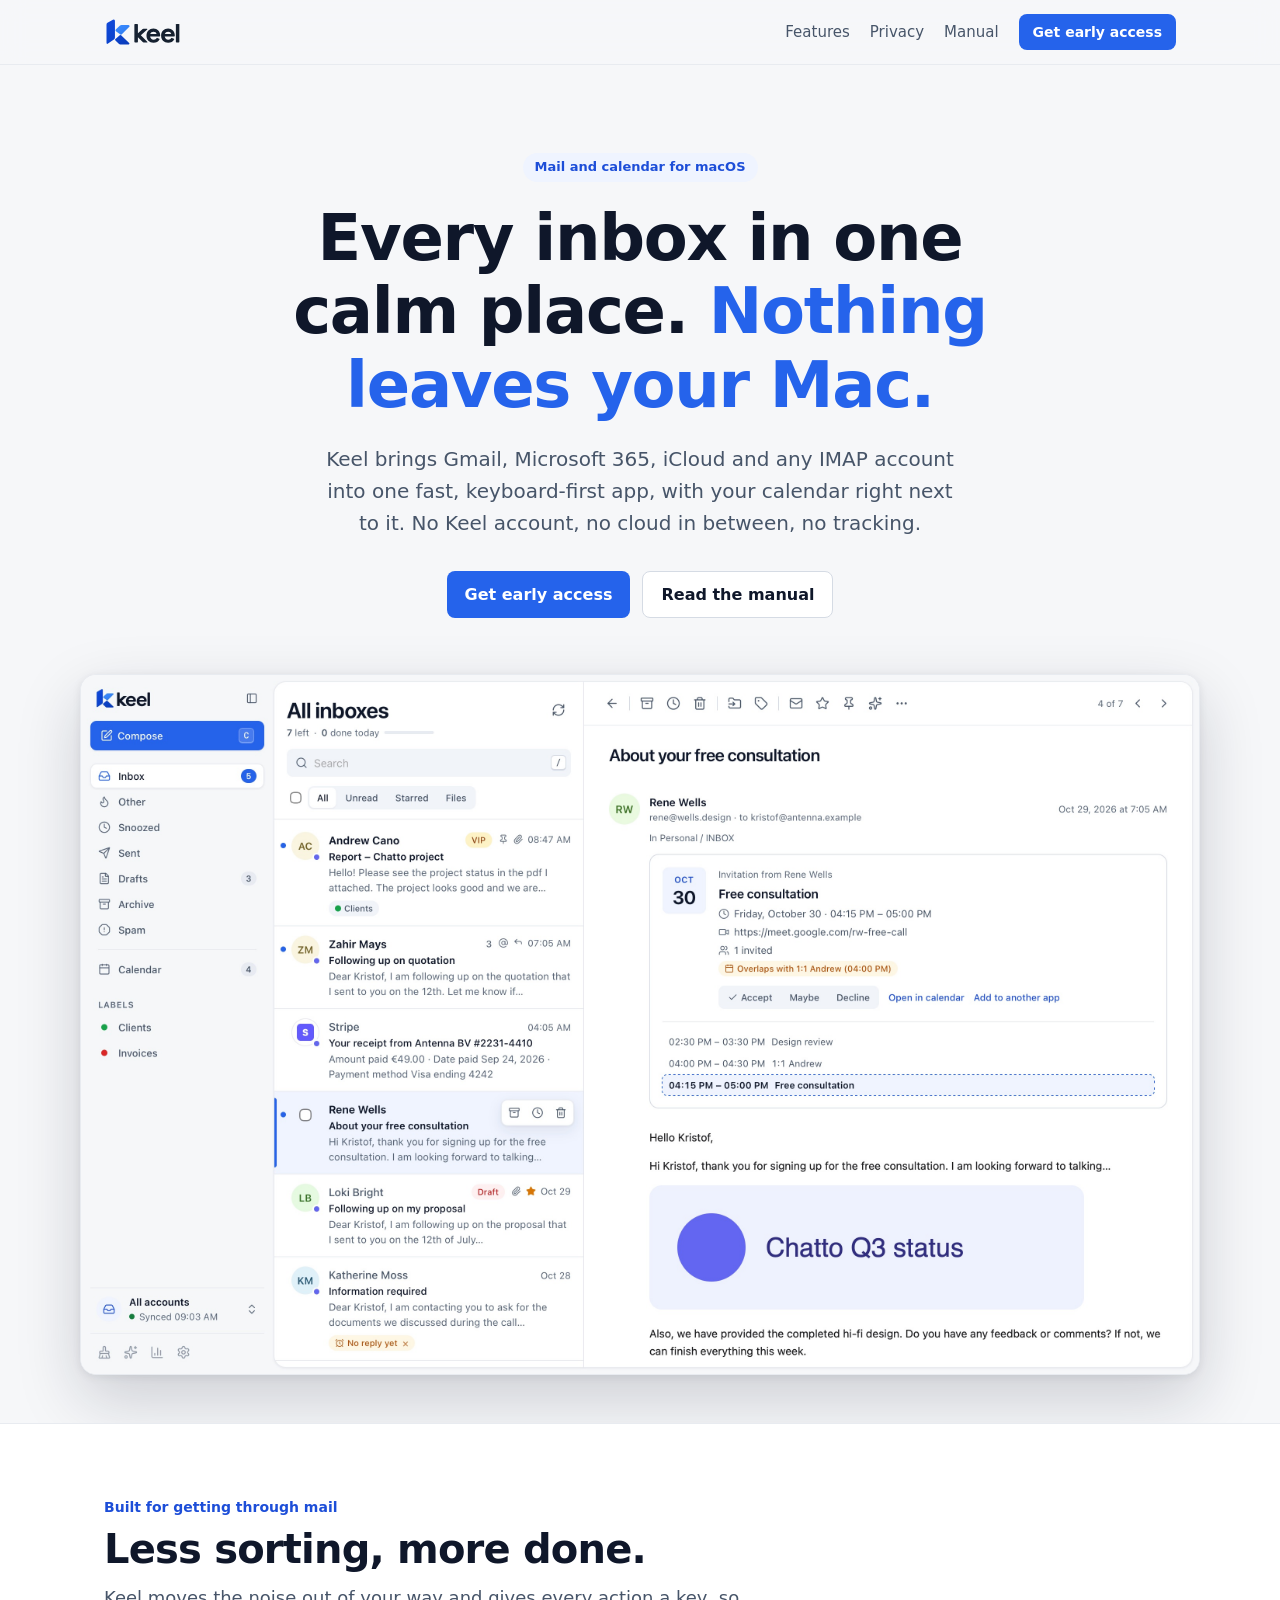
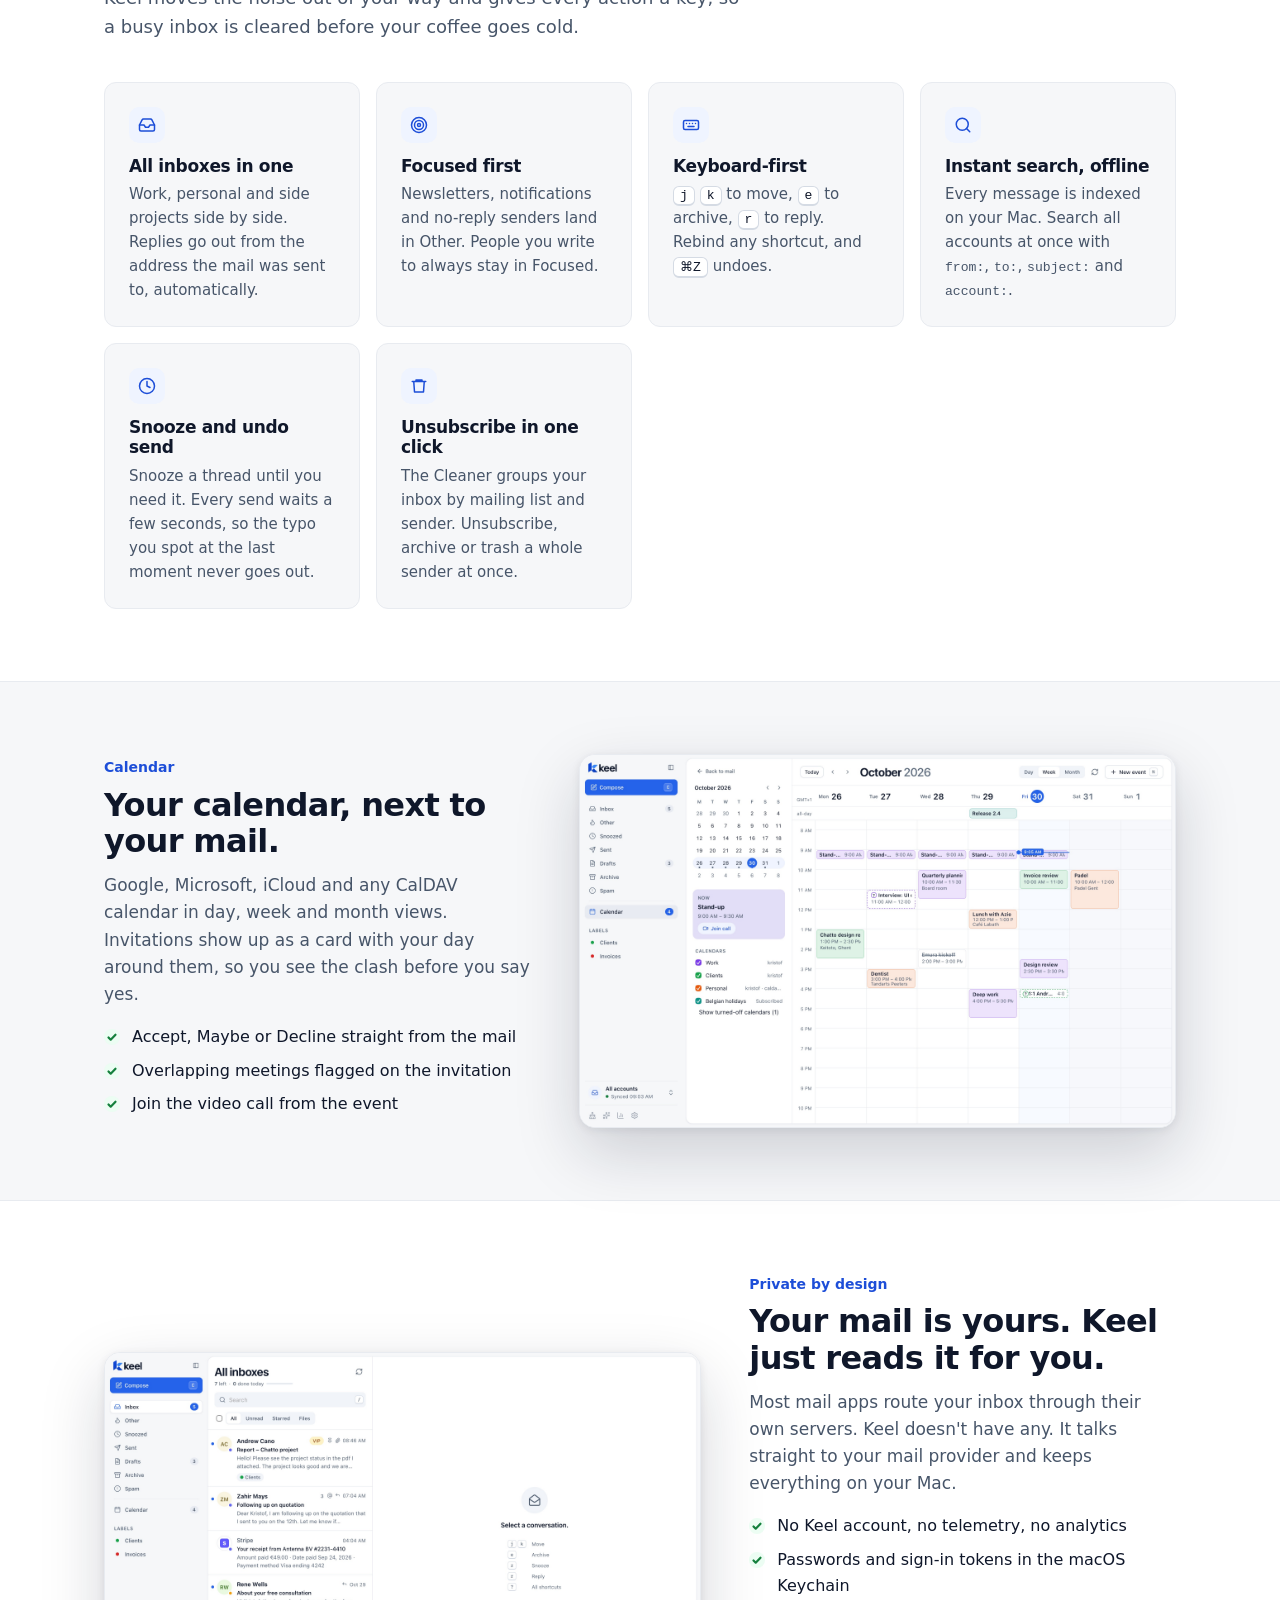
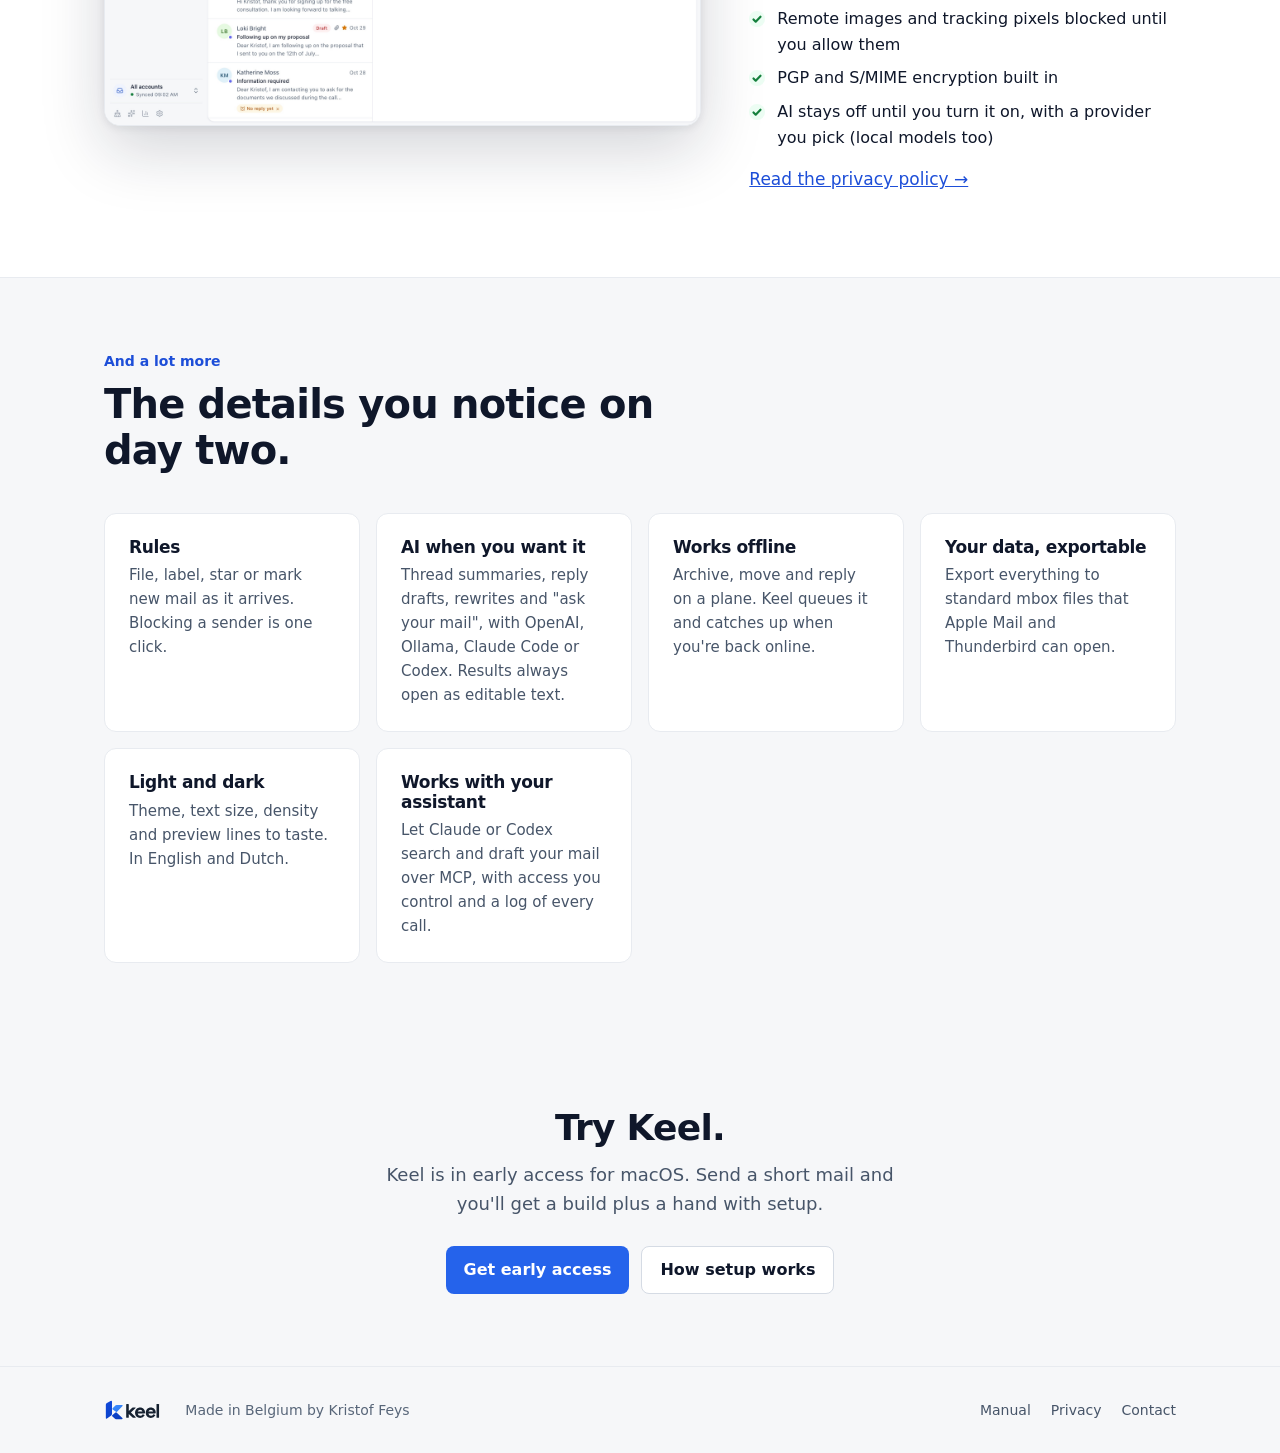
<file: index.html>
<!doctype html>
<html lang="en">
<head>
<meta charset="utf-8">
<meta name="viewport" content="width=device-width, initial-scale=1">
<title>Keel: a fast, private mail client for your Mac</title>
<meta name="description" content="Keel is a desktop mail and calendar client that keeps everything on your Mac. All your inboxes in one place, keyboard-first, no accounts, no tracking.">
<meta property="og:title" content="Keel: a fast, private mail client for your Mac">
<meta property="og:description" content="All your inboxes and calendars in one keyboard-first app. Your mail stays on your Mac.">
<meta property="og:image" content="https://kristoffeys.github.io/keel/img/invite.jpg">
<link rel="icon" href="img/icon.svg" type="image/svg+xml">
<link rel="stylesheet" href="style.css">
</head>
<body>

<header class="top">
  <div class="wrap">
    <a class="brand" href="./"><img class="light-only" src="img/logo.svg" alt="Keel"><img class="dark-only" src="img/logo-dark.svg" alt="Keel"></a>
    <nav>
      <a href="#features">Features</a>
      <a href="#privacy">Privacy</a>
      <a href="manual.html">Manual</a>
      <a class="btn" href="mailto:kristof.feys@gmail.com?subject=Keel%20early%20access">Get early access</a>
    </nav>
  </div>
</header>

<main>
  <div class="hero wrap">
    <span class="pill">Mail and calendar for macOS</span>
    <h1>Every inbox in one calm place. <em>Nothing leaves your Mac.</em></h1>
    <p class="lede">Keel brings Gmail, Microsoft 365, iCloud and any IMAP account into one fast, keyboard-first app, with your calendar right next to it. No Keel account, no cloud in between, no tracking.</p>
    <div class="ctas">
      <a class="btn" href="mailto:kristof.feys@gmail.com?subject=Keel%20early%20access">Get early access</a>
      <a class="btn ghost" href="manual.html">Read the manual</a>
    </div>
    <div class="shot">
      <img class="light-only" src="img/invite.jpg" alt="Keel showing a conversation with a meeting invitation, your day around it and Accept, Maybe and Decline buttons" width="2880" height="1800">
      <img class="dark-only" src="img/invite-dark.jpg" alt="Keel in dark mode showing a conversation with a meeting invitation" width="2880" height="1800">
    </div>
  </div>

  <section id="features" class="alt">
    <div class="wrap">
      <div class="section-head">
        <div class="eyebrow">Built for getting through mail</div>
        <h2>Less sorting, more done.</h2>
        <p>Keel moves the noise out of your way and gives every action a key, so a busy inbox is cleared before your coffee goes cold.</p>
      </div>
      <div class="grid">
        <div class="card">
          <div class="ic"><svg viewBox="0 0 24 24" fill="none" stroke="currentColor" stroke-width="2" stroke-linecap="round" stroke-linejoin="round"><path d="M22 12h-6l-2 3h-4l-2-3H2"/><path d="M5.45 5.11 2 12v6a2 2 0 0 0 2 2h16a2 2 0 0 0 2-2v-6l-3.45-6.89A2 2 0 0 0 16.76 4H7.24a2 2 0 0 0-1.79 1.11z"/></svg></div>
          <h3>All inboxes in one</h3>
          <p>Work, personal and side projects side by side. Replies go out from the address the mail was sent to, automatically.</p>
        </div>
        <div class="card">
          <div class="ic"><svg viewBox="0 0 24 24" fill="none" stroke="currentColor" stroke-width="2" stroke-linecap="round" stroke-linejoin="round"><circle cx="12" cy="12" r="10"/><circle cx="12" cy="12" r="6"/><circle cx="12" cy="12" r="2"/></svg></div>
          <h3>Focused first</h3>
          <p>Newsletters, notifications and no-reply senders land in Other. People you write to always stay in Focused.</p>
        </div>
        <div class="card">
          <div class="ic"><svg viewBox="0 0 24 24" fill="none" stroke="currentColor" stroke-width="2" stroke-linecap="round" stroke-linejoin="round"><rect x="2" y="6" width="20" height="12" rx="2"/><path d="M6 10h.01M10 10h.01M14 10h.01M18 10h.01M8 14h8"/></svg></div>
          <h3>Keyboard-first</h3>
          <p><kbd>j</kbd> <kbd>k</kbd> to move, <kbd>e</kbd> to archive, <kbd>r</kbd> to reply. Rebind any shortcut, and <kbd>⌘Z</kbd> undoes.</p>
        </div>
        <div class="card">
          <div class="ic"><svg viewBox="0 0 24 24" fill="none" stroke="currentColor" stroke-width="2" stroke-linecap="round" stroke-linejoin="round"><circle cx="11" cy="11" r="8"/><path d="m21 21-4.3-4.3"/></svg></div>
          <h3>Instant search, offline</h3>
          <p>Every message is indexed on your Mac. Search all accounts at once with <code>from:</code>, <code>to:</code>, <code>subject:</code> and <code>account:</code>.</p>
        </div>
        <div class="card">
          <div class="ic"><svg viewBox="0 0 24 24" fill="none" stroke="currentColor" stroke-width="2" stroke-linecap="round" stroke-linejoin="round"><circle cx="12" cy="12" r="10"/><path d="M12 6v6l4 2"/></svg></div>
          <h3>Snooze and undo send</h3>
          <p>Snooze a thread until you need it. Every send waits a few seconds, so the typo you spot at the last moment never goes out.</p>
        </div>
        <div class="card">
          <div class="ic"><svg viewBox="0 0 24 24" fill="none" stroke="currentColor" stroke-width="2" stroke-linecap="round" stroke-linejoin="round"><path d="M3 6h18M8 6V4h8v2M19 6l-1 14H6L5 6"/></svg></div>
          <h3>Unsubscribe in one click</h3>
          <p>The Cleaner groups your inbox by mailing list and sender. Unsubscribe, archive or trash a whole sender at once.</p>
        </div>
      </div>
    </div>
  </section>

  <section>
    <div class="wrap split">
      <div>
        <div class="eyebrow">Calendar</div>
        <h2>Your calendar, next to your mail.</h2>
        <p>Google, Microsoft, iCloud and any CalDAV calendar in day, week and month views. Invitations show up as a card with your day around them, so you see the clash before you say yes.</p>
        <ul class="ticks">
          <li>Accept, Maybe or Decline straight from the mail</li>
          <li>Overlapping meetings flagged on the invitation</li>
          <li>Join the video call from the event</li>
        </ul>
      </div>
      <div class="shot"><img src="img/calendar.jpg" alt="Keel's week view with meetings from several calendars" width="2880" height="1800" loading="lazy"></div>
    </div>
  </section>

  <section id="privacy" class="alt">
    <div class="wrap split flip">
      <div>
        <div class="eyebrow">Private by design</div>
        <h2>Your mail is yours. Keel just reads it for you.</h2>
        <p>Most mail apps route your inbox through their own servers. Keel doesn't have any. It talks straight to your mail provider and keeps everything on your Mac.</p>
        <ul class="ticks">
          <li>No Keel account, no telemetry, no analytics</li>
          <li>Passwords and sign-in tokens in the macOS Keychain</li>
          <li>Remote images and tracking pixels blocked until you allow them</li>
          <li>PGP and S/MIME encryption built in</li>
          <li>AI stays off until you turn it on, with a provider you pick (local models too)</li>
        </ul>
        <p style="margin-top:16px"><a href="privacy.html">Read the privacy policy →</a></p>
      </div>
      <div class="shot"><img class="light-only" src="img/inbox.jpg" alt="Keel's unified inbox" width="2880" height="1800" loading="lazy"><img class="dark-only" src="img/inbox-dark.jpg" alt="Keel's unified inbox in dark mode" width="2880" height="1800" loading="lazy"></div>
    </div>
  </section>

  <section>
    <div class="wrap">
      <div class="section-head">
        <div class="eyebrow">And a lot more</div>
        <h2>The details you notice on day two.</h2>
      </div>
      <div class="grid">
        <div class="card"><h3>Rules</h3><p>File, label, star or mark new mail as it arrives. Blocking a sender is one click.</p></div>
        <div class="card"><h3>AI when you want it</h3><p>Thread summaries, reply drafts, rewrites and "ask your mail", with OpenAI, Ollama, Claude Code or Codex. Results always open as editable text.</p></div>
        <div class="card"><h3>Works offline</h3><p>Archive, move and reply on a plane. Keel queues it and catches up when you're back online.</p></div>
        <div class="card"><h3>Your data, exportable</h3><p>Export everything to standard mbox files that Apple Mail and Thunderbird can open.</p></div>
        <div class="card"><h3>Light and dark</h3><p>Theme, text size, density and preview lines to taste. In English and Dutch.</p></div>
        <div class="card"><h3>Works with your assistant</h3><p>Let Claude or Codex search and draft your mail over MCP, with access you control and a log of every call.</p></div>
      </div>
    </div>
  </section>

  <section class="cta-band">
    <div class="wrap">
      <h2>Try Keel.</h2>
      <p>Keel is in early access for macOS. Send a short mail and you'll get a build plus a hand with setup.</p>
      <div class="hero" style="padding:0"><div class="ctas">
        <a class="btn" href="mailto:kristof.feys@gmail.com?subject=Keel%20early%20access">Get early access</a>
        <a class="btn ghost" href="manual.html#getting-started">How setup works</a>
      </div></div>
    </div>
  </section>
</main>

<footer>
  <div class="wrap">
    <img class="light-only" src="img/logo.svg" alt="Keel"><img class="dark-only" src="img/logo-dark.svg" alt="Keel">
    <span>Made in Belgium by Kristof Feys</span>
    <nav><a href="manual.html">Manual</a><a href="privacy.html">Privacy</a><a href="mailto:kristof.feys@gmail.com">Contact</a></nav>
  </div>
</footer>
</body>
</html>
</file>
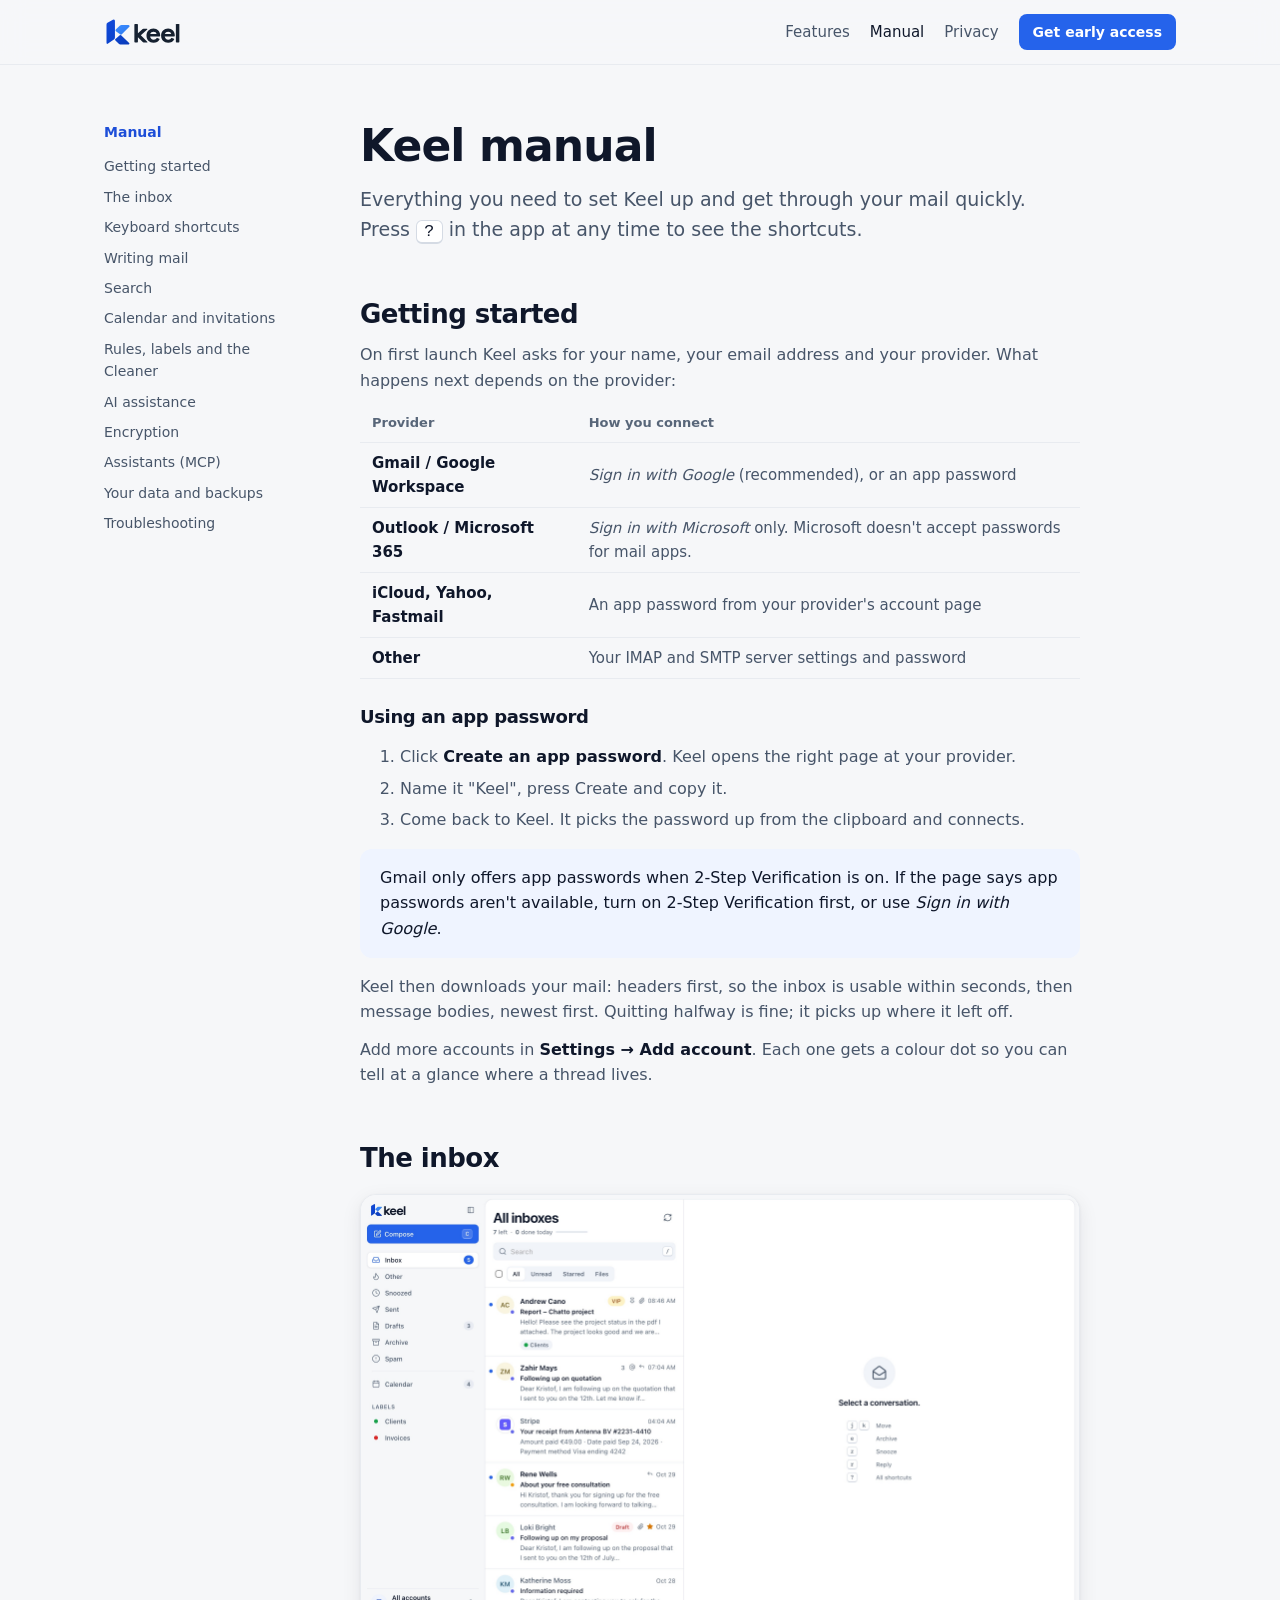
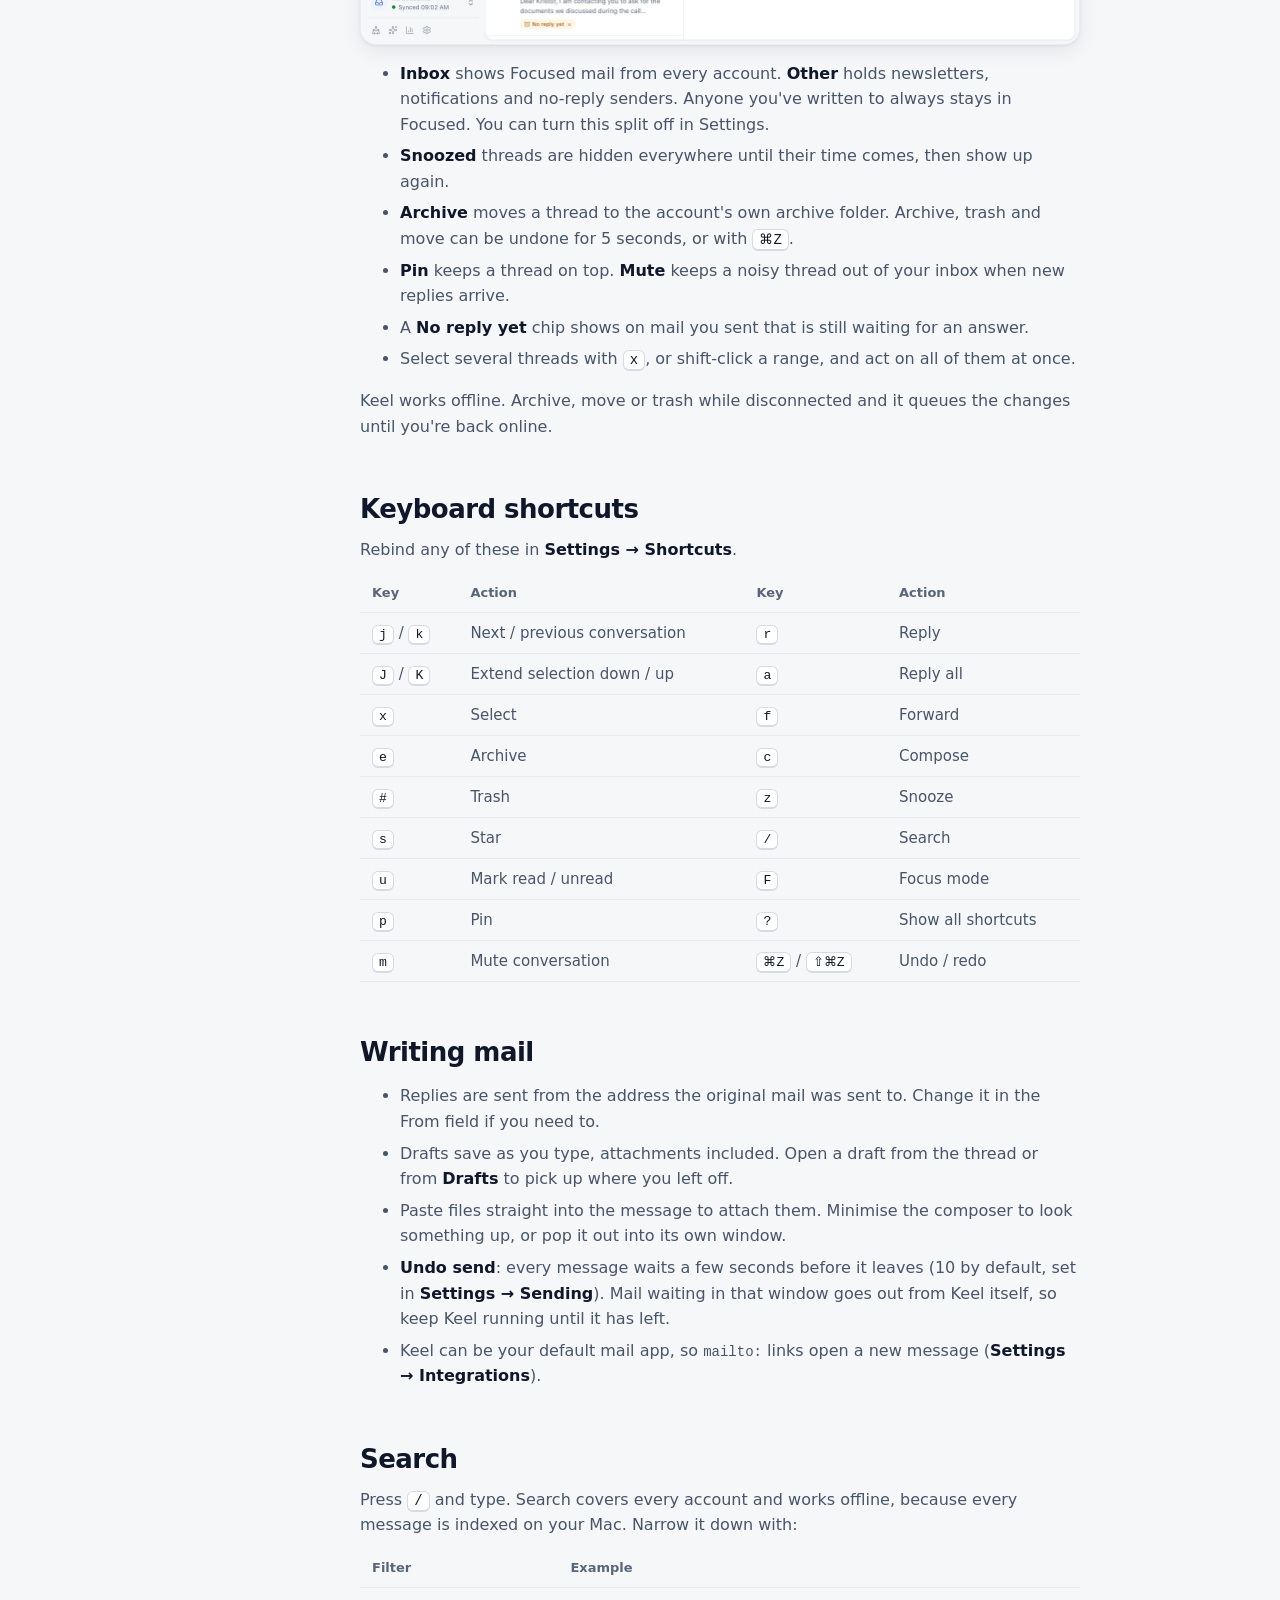
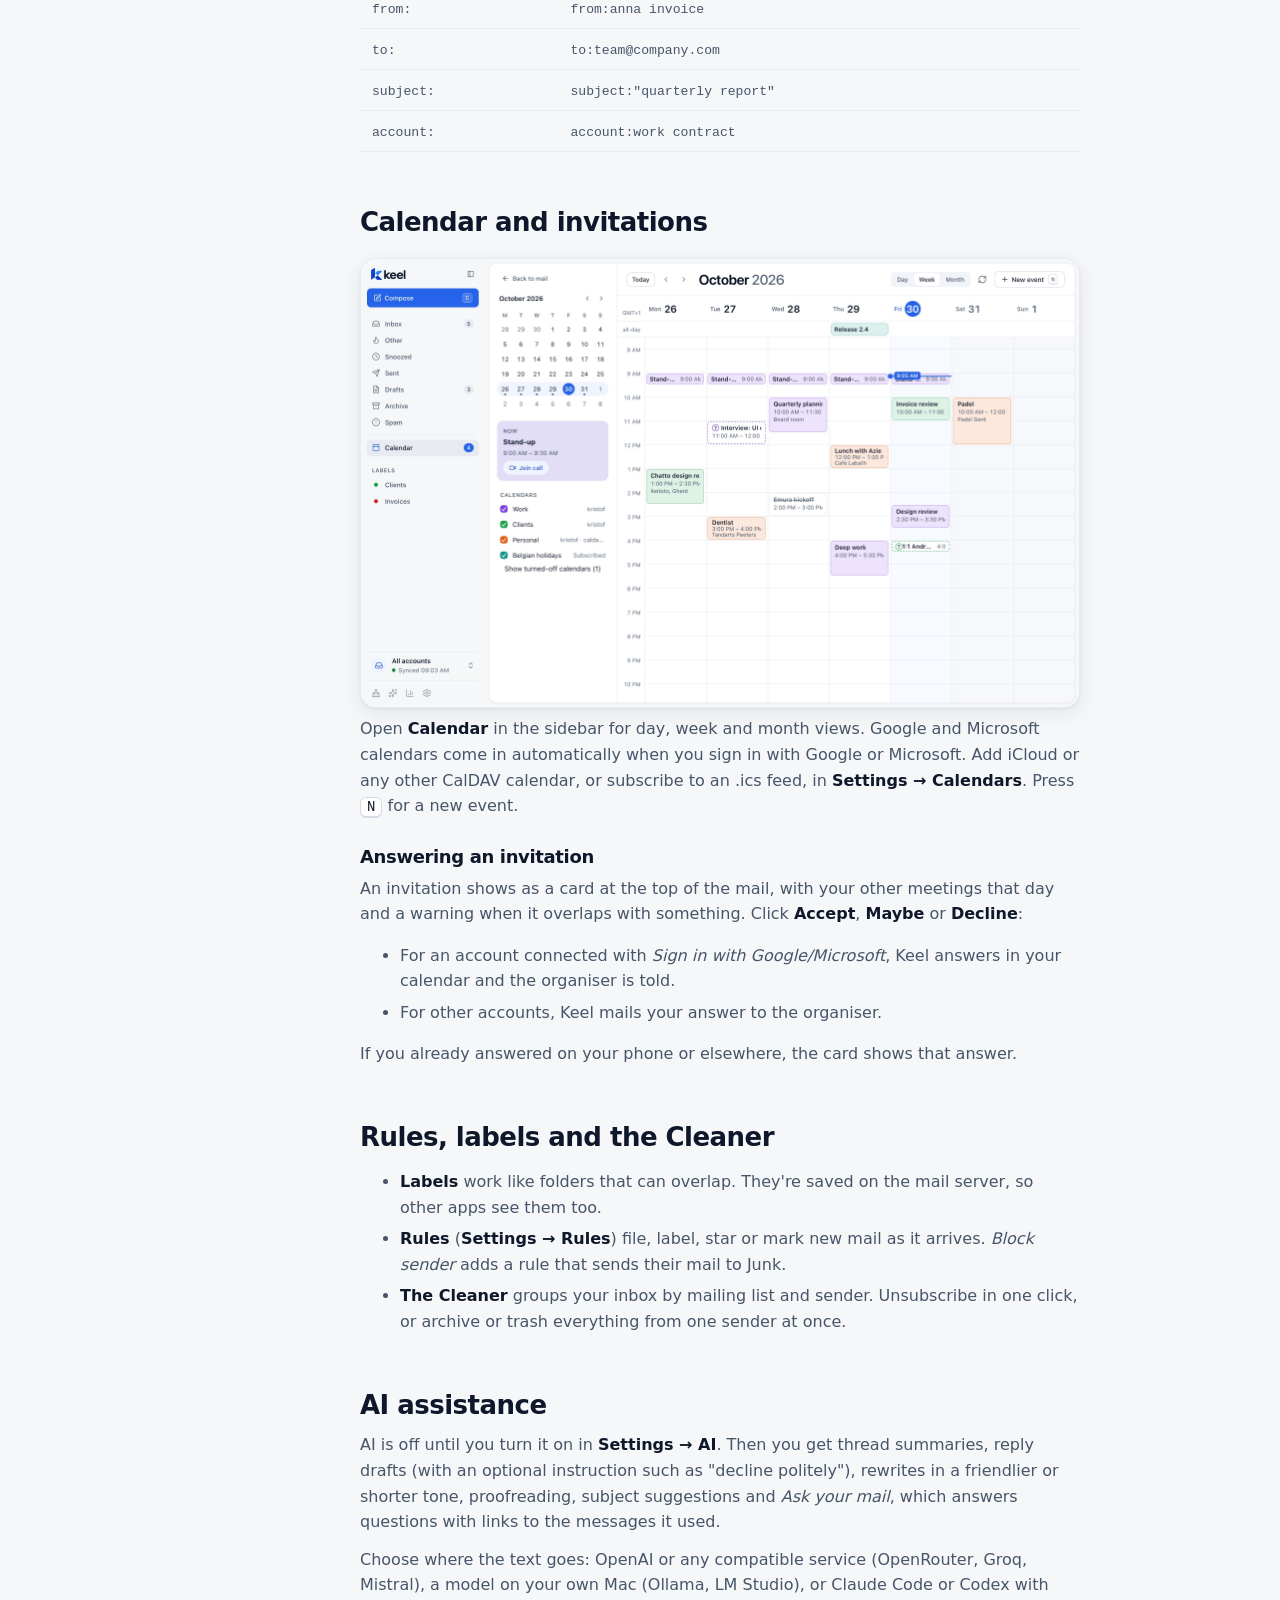
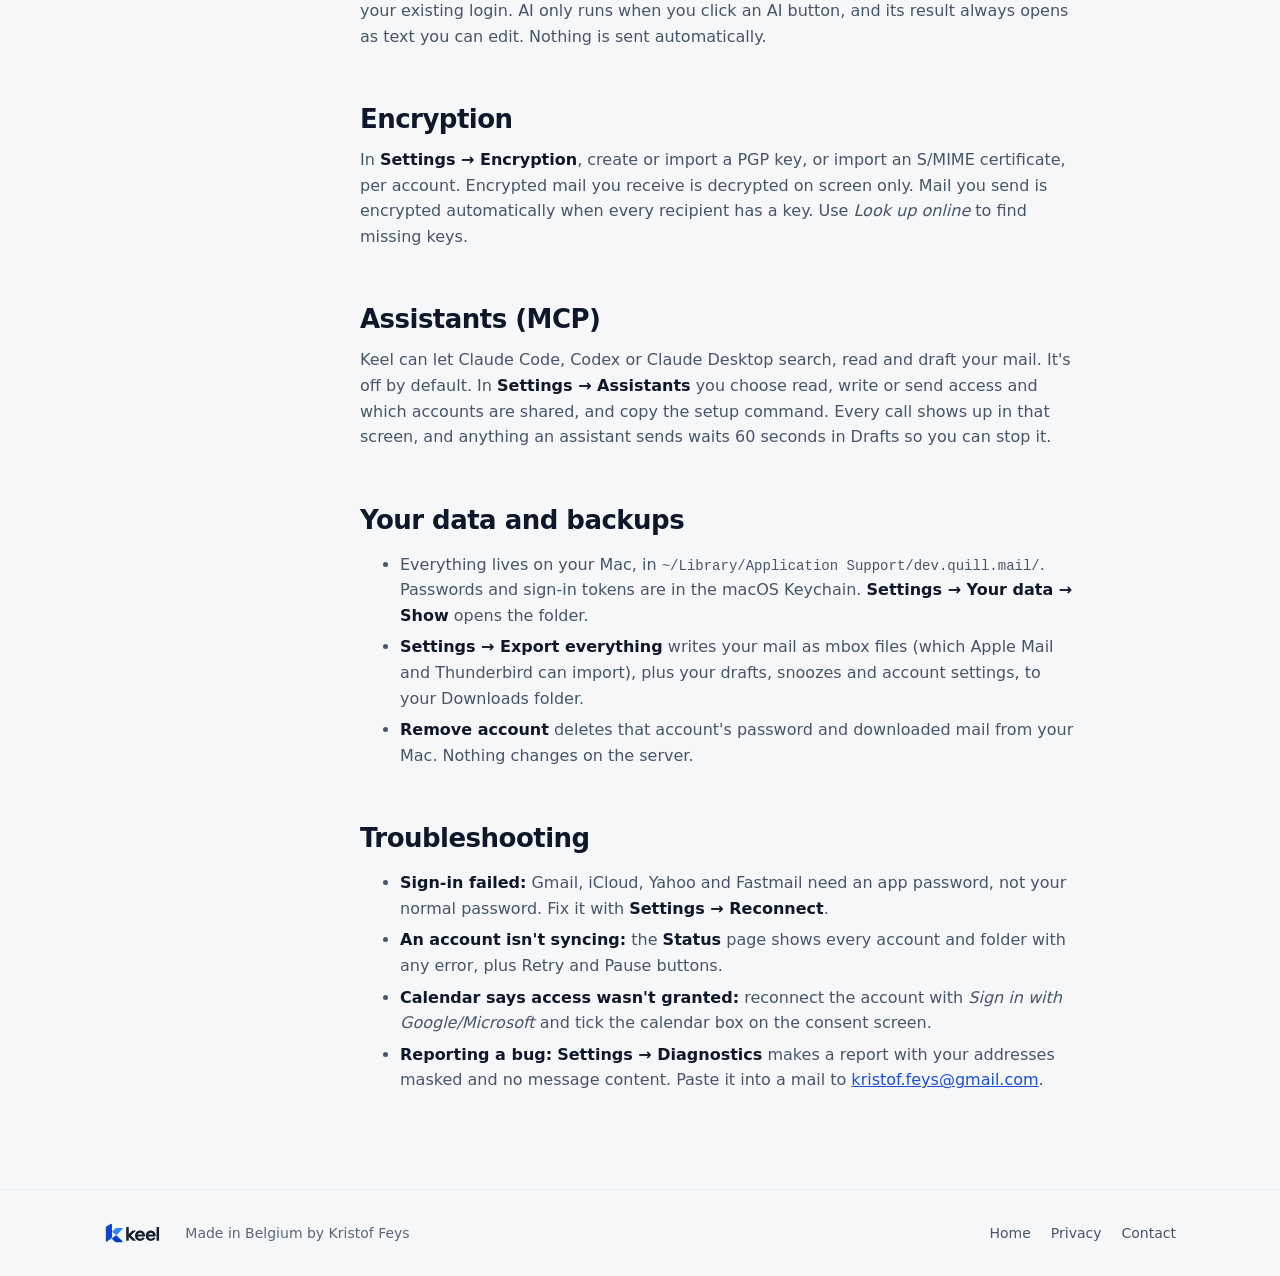
<file: manual.html>
<!doctype html>
<html lang="en">
<head>
<meta charset="utf-8">
<meta name="viewport" content="width=device-width, initial-scale=1">
<title>Keel manual</title>
<meta name="description" content="How to set up and use Keel: accounts, the inbox, shortcuts, calendar, search, rules, AI, encryption and your data.">
<link rel="icon" href="img/icon.svg" type="image/svg+xml">
<link rel="stylesheet" href="style.css">
</head>
<body>

<header class="top">
  <div class="wrap">
    <a class="brand" href="./"><img class="light-only" src="img/logo.svg" alt="Keel"><img class="dark-only" src="img/logo-dark.svg" alt="Keel"></a>
    <nav>
      <a href="./#features">Features</a>
      <a href="manual.html" aria-current="page">Manual</a>
      <a href="privacy.html">Privacy</a>
      <a class="btn" href="mailto:kristof.feys@gmail.com?subject=Keel%20early%20access">Get early access</a>
    </nav>
  </div>
</header>

<main class="doc">
  <div class="wrap doc-layout">
    <aside class="toc">
      <div class="eyebrow">Manual</div>
      <a href="#getting-started">Getting started</a>
      <a href="#inbox">The inbox</a>
      <a href="#shortcuts">Keyboard shortcuts</a>
      <a href="#writing">Writing mail</a>
      <a href="#search">Search</a>
      <a href="#calendar">Calendar and invitations</a>
      <a href="#organise">Rules, labels and the Cleaner</a>
      <a href="#ai">AI assistance</a>
      <a href="#encryption">Encryption</a>
      <a href="#assistants">Assistants (MCP)</a>
      <a href="#data">Your data and backups</a>
      <a href="#troubleshooting">Troubleshooting</a>
    </aside>

    <article class="narrow">
      <h1>Keel manual</h1>
      <p class="lede">Everything you need to set Keel up and get through your mail quickly. Press <kbd>?</kbd> in the app at any time to see the shortcuts.</p>

      <h2 id="getting-started">Getting started</h2>
      <p>On first launch Keel asks for your name, your email address and your provider. What happens next depends on the provider:</p>
      <table>
        <tr><th>Provider</th><th>How you connect</th></tr>
        <tr><td><strong>Gmail / Google Workspace</strong></td><td><em>Sign in with Google</em> (recommended), or an app password</td></tr>
        <tr><td><strong>Outlook / Microsoft 365</strong></td><td><em>Sign in with Microsoft</em> only. Microsoft doesn't accept passwords for mail apps.</td></tr>
        <tr><td><strong>iCloud, Yahoo, Fastmail</strong></td><td>An app password from your provider's account page</td></tr>
        <tr><td><strong>Other</strong></td><td>Your IMAP and SMTP server settings and password</td></tr>
      </table>
      <h3>Using an app password</h3>
      <ol>
        <li>Click <strong>Create an app password</strong>. Keel opens the right page at your provider.</li>
        <li>Name it "Keel", press Create and copy it.</li>
        <li>Come back to Keel. It picks the password up from the clipboard and connects.</li>
      </ol>
      <div class="callout"><p>Gmail only offers app passwords when 2-Step Verification is on. If the page says app passwords aren't available, turn on 2-Step Verification first, or use <em>Sign in with Google</em>.</p></div>
      <p>Keel then downloads your mail: headers first, so the inbox is usable within seconds, then message bodies, newest first. Quitting halfway is fine; it picks up where it left off.</p>
      <p>Add more accounts in <strong>Settings → Add account</strong>. Each one gets a colour dot so you can tell at a glance where a thread lives.</p>

      <h2 id="inbox">The inbox</h2>
      <div class="shot"><img class="light-only" src="img/inbox.jpg" alt="The unified inbox" loading="lazy"><img class="dark-only" src="img/inbox-dark.jpg" alt="The unified inbox in dark mode" loading="lazy"></div>
      <ul>
        <li><strong>Inbox</strong> shows Focused mail from every account. <strong>Other</strong> holds newsletters, notifications and no-reply senders. Anyone you've written to always stays in Focused. You can turn this split off in Settings.</li>
        <li><strong>Snoozed</strong> threads are hidden everywhere until their time comes, then show up again.</li>
        <li><strong>Archive</strong> moves a thread to the account's own archive folder. Archive, trash and move can be undone for 5 seconds, or with <kbd>⌘Z</kbd>.</li>
        <li><strong>Pin</strong> keeps a thread on top. <strong>Mute</strong> keeps a noisy thread out of your inbox when new replies arrive.</li>
        <li>A <strong>No reply yet</strong> chip shows on mail you sent that is still waiting for an answer.</li>
        <li>Select several threads with <kbd>x</kbd>, or shift-click a range, and act on all of them at once.</li>
      </ul>
      <p>Keel works offline. Archive, move or trash while disconnected and it queues the changes until you're back online.</p>

      <h2 id="shortcuts">Keyboard shortcuts</h2>
      <p>Rebind any of these in <strong>Settings → Shortcuts</strong>.</p>
      <table>
        <tr><th>Key</th><th>Action</th><th>Key</th><th>Action</th></tr>
        <tr><td><kbd>j</kbd> / <kbd>k</kbd></td><td>Next / previous conversation</td><td><kbd>r</kbd></td><td>Reply</td></tr>
        <tr><td><kbd>J</kbd> / <kbd>K</kbd></td><td>Extend selection down / up</td><td><kbd>a</kbd></td><td>Reply all</td></tr>
        <tr><td><kbd>x</kbd></td><td>Select</td><td><kbd>f</kbd></td><td>Forward</td></tr>
        <tr><td><kbd>e</kbd></td><td>Archive</td><td><kbd>c</kbd></td><td>Compose</td></tr>
        <tr><td><kbd>#</kbd></td><td>Trash</td><td><kbd>z</kbd></td><td>Snooze</td></tr>
        <tr><td><kbd>s</kbd></td><td>Star</td><td><kbd>/</kbd></td><td>Search</td></tr>
        <tr><td><kbd>u</kbd></td><td>Mark read / unread</td><td><kbd>F</kbd></td><td>Focus mode</td></tr>
        <tr><td><kbd>p</kbd></td><td>Pin</td><td><kbd>?</kbd></td><td>Show all shortcuts</td></tr>
        <tr><td><kbd>m</kbd></td><td>Mute conversation</td><td><kbd>⌘Z</kbd> / <kbd>⇧⌘Z</kbd></td><td>Undo / redo</td></tr>
      </table>

      <h2 id="writing">Writing mail</h2>
      <ul>
        <li>Replies are sent from the address the original mail was sent to. Change it in the From field if you need to.</li>
        <li>Drafts save as you type, attachments included. Open a draft from the thread or from <strong>Drafts</strong> to pick up where you left off.</li>
        <li>Paste files straight into the message to attach them. Minimise the composer to look something up, or pop it out into its own window.</li>
        <li><strong>Undo send</strong>: every message waits a few seconds before it leaves (10 by default, set in <strong>Settings → Sending</strong>). Mail waiting in that window goes out from Keel itself, so keep Keel running until it has left.</li>
        <li>Keel can be your default mail app, so <code>mailto:</code> links open a new message (<strong>Settings → Integrations</strong>).</li>
      </ul>

      <h2 id="search">Search</h2>
      <p>Press <kbd>/</kbd> and type. Search covers every account and works offline, because every message is indexed on your Mac. Narrow it down with:</p>
      <table>
        <tr><th>Filter</th><th>Example</th></tr>
        <tr><td><code>from:</code></td><td><code>from:anna invoice</code></td></tr>
        <tr><td><code>to:</code></td><td><code>to:team@company.com</code></td></tr>
        <tr><td><code>subject:</code></td><td><code>subject:"quarterly report"</code></td></tr>
        <tr><td><code>account:</code></td><td><code>account:work contract</code></td></tr>
      </table>

      <h2 id="calendar">Calendar and invitations</h2>
      <div class="shot"><img src="img/calendar.jpg" alt="The week view" loading="lazy"></div>
      <p>Open <strong>Calendar</strong> in the sidebar for day, week and month views. Google and Microsoft calendars come in automatically when you sign in with Google or Microsoft. Add iCloud or any other CalDAV calendar, or subscribe to an .ics feed, in <strong>Settings → Calendars</strong>. Press <kbd>N</kbd> for a new event.</p>
      <h3>Answering an invitation</h3>
      <p>An invitation shows as a card at the top of the mail, with your other meetings that day and a warning when it overlaps with something. Click <strong>Accept</strong>, <strong>Maybe</strong> or <strong>Decline</strong>:</p>
      <ul>
        <li>For an account connected with <em>Sign in with Google/Microsoft</em>, Keel answers in your calendar and the organiser is told.</li>
        <li>For other accounts, Keel mails your answer to the organiser.</li>
      </ul>
      <p>If you already answered on your phone or elsewhere, the card shows that answer.</p>

      <h2 id="organise">Rules, labels and the Cleaner</h2>
      <ul>
        <li><strong>Labels</strong> work like folders that can overlap. They're saved on the mail server, so other apps see them too.</li>
        <li><strong>Rules</strong> (<strong>Settings → Rules</strong>) file, label, star or mark new mail as it arrives. <em>Block sender</em> adds a rule that sends their mail to Junk.</li>
        <li><strong>The Cleaner</strong> groups your inbox by mailing list and sender. Unsubscribe in one click, or archive or trash everything from one sender at once.</li>
      </ul>

      <h2 id="ai">AI assistance</h2>
      <p>AI is off until you turn it on in <strong>Settings → AI</strong>. Then you get thread summaries, reply drafts (with an optional instruction such as "decline politely"), rewrites in a friendlier or shorter tone, proofreading, subject suggestions and <em>Ask your mail</em>, which answers questions with links to the messages it used.</p>
      <p>Choose where the text goes: OpenAI or any compatible service (OpenRouter, Groq, Mistral), a model on your own Mac (Ollama, LM Studio), or Claude Code or Codex with your existing login. AI only runs when you click an AI button, and its result always opens as text you can edit. Nothing is sent automatically.</p>

      <h2 id="encryption">Encryption</h2>
      <p>In <strong>Settings → Encryption</strong>, create or import a PGP key, or import an S/MIME certificate, per account. Encrypted mail you receive is decrypted on screen only. Mail you send is encrypted automatically when every recipient has a key. Use <em>Look up online</em> to find missing keys.</p>

      <h2 id="assistants">Assistants (MCP)</h2>
      <p>Keel can let Claude Code, Codex or Claude Desktop search, read and draft your mail. It's off by default. In <strong>Settings → Assistants</strong> you choose read, write or send access and which accounts are shared, and copy the setup command. Every call shows up in that screen, and anything an assistant sends waits 60 seconds in Drafts so you can stop it.</p>

      <h2 id="data">Your data and backups</h2>
      <ul>
        <li>Everything lives on your Mac, in <code>~/Library/Application Support/dev.quill.mail/</code>. Passwords and sign-in tokens are in the macOS Keychain. <strong>Settings → Your data → Show</strong> opens the folder.</li>
        <li><strong>Settings → Export everything</strong> writes your mail as mbox files (which Apple Mail and Thunderbird can import), plus your drafts, snoozes and account settings, to your Downloads folder.</li>
        <li><strong>Remove account</strong> deletes that account's password and downloaded mail from your Mac. Nothing changes on the server.</li>
      </ul>

      <h2 id="troubleshooting">Troubleshooting</h2>
      <ul>
        <li><strong>Sign-in failed:</strong> Gmail, iCloud, Yahoo and Fastmail need an app password, not your normal password. Fix it with <strong>Settings → Reconnect</strong>.</li>
        <li><strong>An account isn't syncing:</strong> the <strong>Status</strong> page shows every account and folder with any error, plus Retry and Pause buttons.</li>
        <li><strong>Calendar says access wasn't granted:</strong> reconnect the account with <em>Sign in with Google/Microsoft</em> and tick the calendar box on the consent screen.</li>
        <li><strong>Reporting a bug:</strong> <strong>Settings → Diagnostics</strong> makes a report with your addresses masked and no message content. Paste it into a mail to <a href="mailto:kristof.feys@gmail.com">kristof.feys@gmail.com</a>.</li>
      </ul>
    </article>
  </div>
</main>

<footer>
  <div class="wrap">
    <img class="light-only" src="img/logo.svg" alt="Keel"><img class="dark-only" src="img/logo-dark.svg" alt="Keel">
    <span>Made in Belgium by Kristof Feys</span>
    <nav><a href="./">Home</a><a href="privacy.html">Privacy</a><a href="mailto:kristof.feys@gmail.com">Contact</a></nav>
  </div>
</footer>
</body>
</html>
</file>
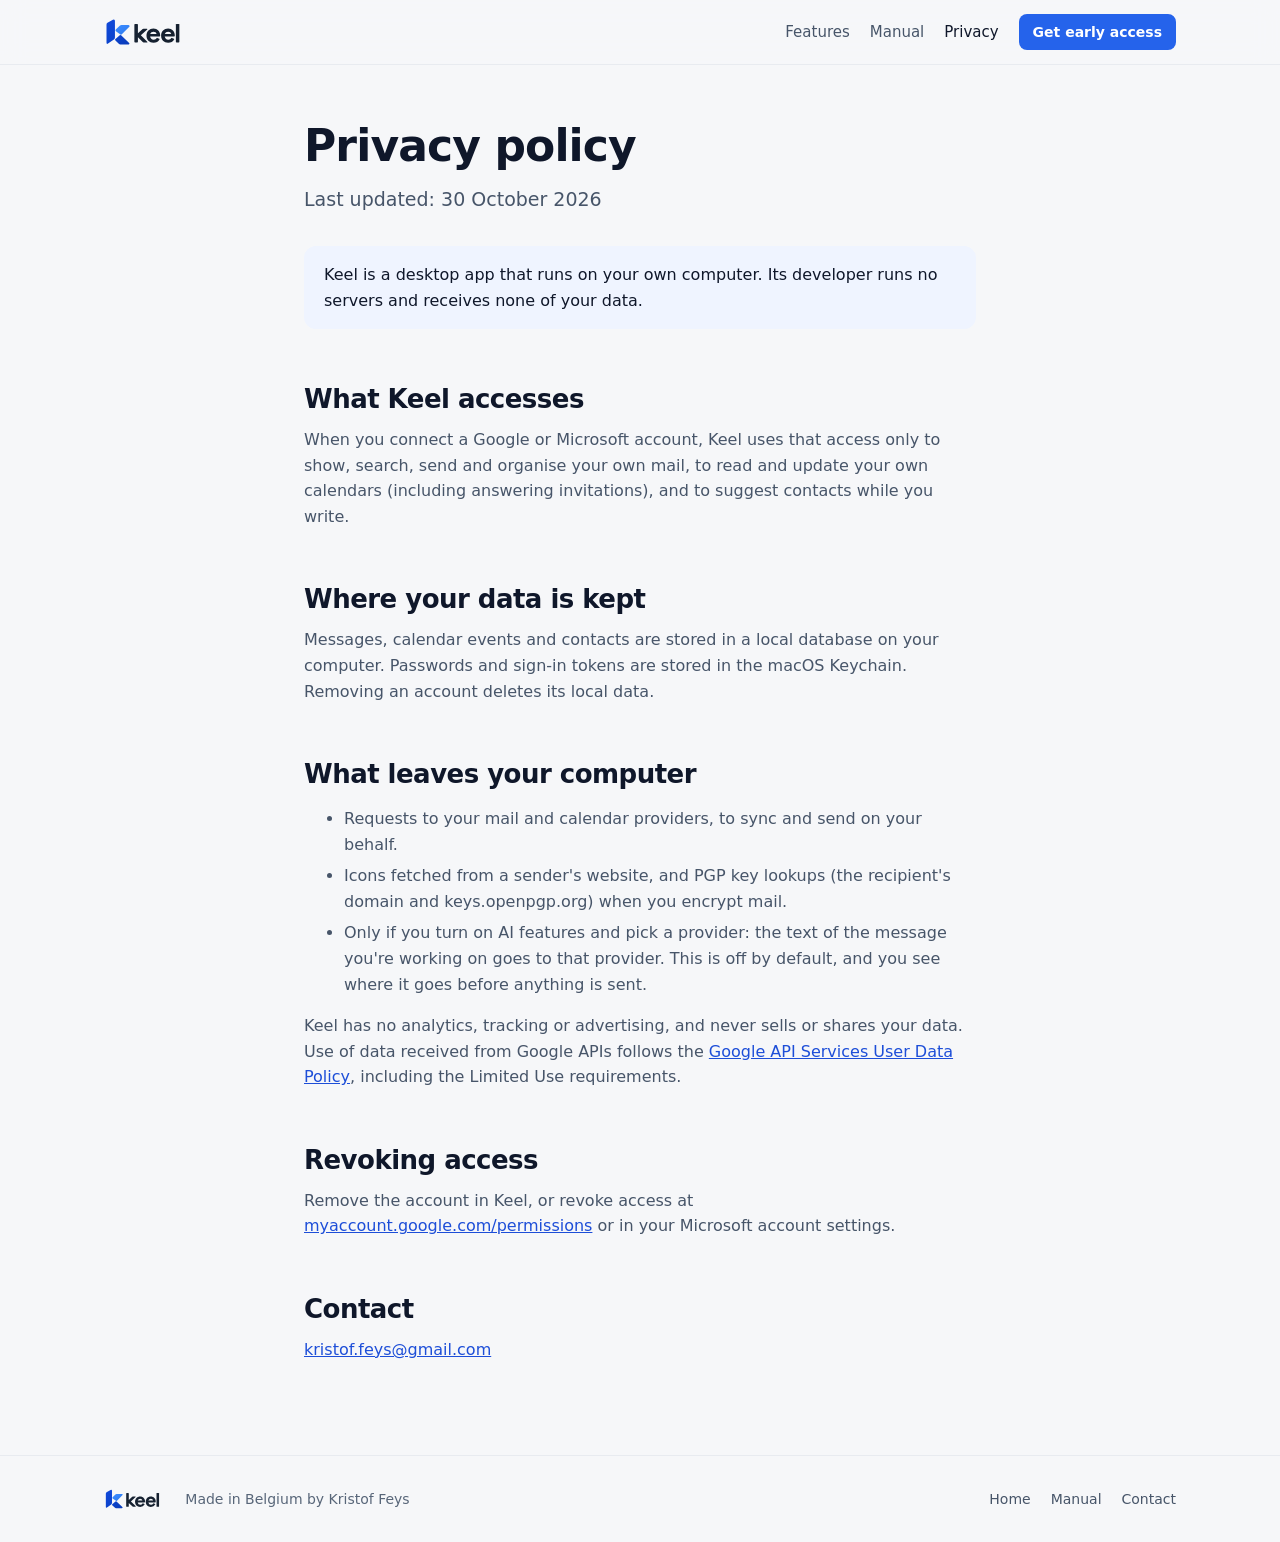
<file: privacy.html>
<!doctype html>
<html lang="en">
<head>
<meta charset="utf-8">
<meta name="viewport" content="width=device-width, initial-scale=1">
<title>Keel privacy policy</title>
<link rel="icon" href="img/icon.svg" type="image/svg+xml">
<link rel="stylesheet" href="style.css">
</head>
<body>

<header class="top">
  <div class="wrap">
    <a class="brand" href="./"><img class="light-only" src="img/logo.svg" alt="Keel"><img class="dark-only" src="img/logo-dark.svg" alt="Keel"></a>
    <nav>
      <a href="./#features">Features</a>
      <a href="manual.html">Manual</a>
      <a href="privacy.html" aria-current="page">Privacy</a>
      <a class="btn" href="mailto:kristof.feys@gmail.com?subject=Keel%20early%20access">Get early access</a>
    </nav>
  </div>
</header>

<main class="doc">
  <div class="wrap narrow">
    <h1>Privacy policy</h1>
    <p class="lede">Last updated: 30 October 2026</p>
    <div class="callout"><p>Keel is a desktop app that runs on your own computer. Its developer runs no servers and receives none of your data.</p></div>

    <h2>What Keel accesses</h2>
    <p>When you connect a Google or Microsoft account, Keel uses that access only to show, search, send and organise your own mail, to read and update your own calendars (including answering invitations), and to suggest contacts while you write.</p>

    <h2>Where your data is kept</h2>
    <p>Messages, calendar events and contacts are stored in a local database on your computer. Passwords and sign-in tokens are stored in the macOS Keychain. Removing an account deletes its local data.</p>

    <h2>What leaves your computer</h2>
    <ul>
      <li>Requests to your mail and calendar providers, to sync and send on your behalf.</li>
      <li>Icons fetched from a sender's website, and PGP key lookups (the recipient's domain and keys.openpgp.org) when you encrypt mail.</li>
      <li>Only if you turn on AI features and pick a provider: the text of the message you're working on goes to that provider. This is off by default, and you see where it goes before anything is sent.</li>
    </ul>
    <p>Keel has no analytics, tracking or advertising, and never sells or shares your data. Use of data received from Google APIs follows the <a href="https://developers.google.com/terms/api-services-user-data-policy">Google API Services User Data Policy</a>, including the Limited Use requirements.</p>

    <h2>Revoking access</h2>
    <p>Remove the account in Keel, or revoke access at <a href="https://myaccount.google.com/permissions">myaccount.google.com/permissions</a> or in your Microsoft account settings.</p>

    <h2>Contact</h2>
    <p><a href="mailto:kristof.feys@gmail.com">kristof.feys@gmail.com</a></p>
  </div>
</main>

<footer>
  <div class="wrap">
    <img class="light-only" src="img/logo.svg" alt="Keel"><img class="dark-only" src="img/logo-dark.svg" alt="Keel">
    <span>Made in Belgium by Kristof Feys</span>
    <nav><a href="./">Home</a><a href="manual.html">Manual</a><a href="mailto:kristof.feys@gmail.com">Contact</a></nav>
  </div>
</footer>
</body>
</html>
</file>
<file: style.css>
/* Keel site: the app's own tokens (src/styles.css), light and dark. */
:root {
  --bg: #f6f7f9; --surface: #ffffff; --surface-2: #f1f4f8; --surface-3: #e8ecf2;
  --line: #e8ebf0; --line-strong: #d5dbe4;
  --text: #0f172a; --text-2: #475569; --text-3: #586679;
  --accent: #2563eb; --accent-hover: #1d4ed8; --accent-soft: #eff4ff; --accent-text: #1d4ed8; --on-accent: #fff;
  --ok: #15803d; --ok-soft: #ecfdf3;
  --shadow-md: 0 6px 20px rgba(15, 23, 42, 0.08), 0 1px 3px rgba(15, 23, 42, 0.06);
  --shadow-lg: 0 24px 64px rgba(15, 23, 42, 0.18), 0 2px 8px rgba(15, 23, 42, 0.08);
  --r-md: 8px; --r-lg: 12px; --r-xl: 16px; --r-pill: 999px;
  font: 16px/1.6 -apple-system, BlinkMacSystemFont, "Segoe UI", system-ui, sans-serif;
  color: var(--text); background: var(--bg);
  -webkit-font-smoothing: antialiased;
}
@media (prefers-color-scheme: dark) {
  :root {
    --bg: #0c0f14; --surface: #141821; --surface-2: #1b212c; --surface-3: #252c39;
    --line: #222835; --line-strong: #2f3746;
    --text: #f1f5f9; --text-2: #a3aec0; --text-3: #8491a5;
    --accent-soft: #16223a; --accent-text: #93c5fd;
    --ok: #4ade80; --ok-soft: #132a1c;
    --shadow-md: 0 8px 24px rgba(0, 0, 0, 0.45); --shadow-lg: 0 24px 64px rgba(0, 0, 0, 0.6);
    color-scheme: dark;
  }
  .light-only { display: none !important; }
}
@media (prefers-color-scheme: light) { .dark-only { display: none !important; } }

* { box-sizing: border-box; }
body { margin: 0; }
a { color: var(--accent-text); }
h1, h2, h3 { margin: 0; letter-spacing: -0.02em; line-height: 1.15; }
p { margin: 0 0 12px; }
img { max-width: 100%; height: auto; display: block; }
code, kbd { font: 0.875em ui-monospace, SFMono-Regular, Menlo, monospace; }
kbd { display: inline-block; min-width: 1.6em; padding: 1px 6px; text-align: center; border: 1px solid var(--line-strong); border-bottom-width: 2px; border-radius: 6px; background: var(--surface); color: var(--text); }

.wrap { max-width: 1120px; margin: 0 auto; padding: 0 24px; }
.narrow { max-width: 720px; }

/* header */
.top { position: sticky; top: 0; z-index: 10; background: color-mix(in srgb, var(--bg) 85%, transparent); backdrop-filter: blur(12px); border-bottom: 1px solid var(--line); }
.top .wrap { display: flex; align-items: center; gap: 24px; height: 64px; }
.top .brand img { height: 30px; width: auto; }
.top nav { margin-left: auto; display: flex; gap: 20px; align-items: center; font-size: 15px; }
.top nav a { color: var(--text-2); text-decoration: none; }
.top nav a:hover, .top nav a[aria-current] { color: var(--text); }

.btn { display: inline-flex; align-items: center; gap: 8px; padding: 10px 18px; border-radius: var(--r-md); background: var(--accent); color: var(--on-accent) !important; font-weight: 600; text-decoration: none; transition: background .15s; }
.btn:hover { background: var(--accent-hover); }
.btn.ghost { background: var(--surface); color: var(--text) !important; border: 1px solid var(--line-strong); }
.btn.ghost:hover { background: var(--surface-2); }
.top .btn { padding: 7px 14px; font-size: 14px; }

/* hero */
.hero { padding: 88px 0 48px; text-align: center; }
.pill { display: inline-block; padding: 4px 12px; border-radius: var(--r-pill); background: var(--accent-soft); color: var(--accent-text); font-size: 13px; font-weight: 600; margin-bottom: 20px; }
.hero h1 { font-size: clamp(40px, 6vw, 64px); max-width: 820px; margin: 0 auto 20px; }
.hero h1 em { font-style: normal; color: var(--accent); }
.hero .lede { font-size: 20px; color: var(--text-2); max-width: 640px; margin: 0 auto 32px; }
.hero .ctas { display: flex; gap: 12px; justify-content: center; flex-wrap: wrap; }
.shot { margin: 56px auto 0; border-radius: var(--r-xl); overflow: hidden; border: 1px solid var(--line); box-shadow: var(--shadow-lg); background: var(--surface); }

/* sections */
section { padding: 72px 0; }
section.alt { background: var(--surface); border-top: 1px solid var(--line); border-bottom: 1px solid var(--line); }
.eyebrow { color: var(--accent-text); font-weight: 600; font-size: 14px; margin-bottom: 8px; }
.section-head { max-width: 640px; margin-bottom: 40px; }
.section-head h2 { font-size: clamp(28px, 4vw, 40px); margin-bottom: 12px; }
.section-head p { color: var(--text-2); font-size: 18px; }

.grid { display: grid; grid-template-columns: repeat(auto-fit, minmax(240px, 1fr)); gap: 16px; }
.card { background: var(--surface); border: 1px solid var(--line); border-radius: var(--r-lg); padding: 24px; }
section.alt .card { background: var(--bg); }
.card h3 { font-size: 17px; margin-bottom: 6px; }
.card p { color: var(--text-2); font-size: 15px; margin: 0; }
.card .ic { width: 36px; height: 36px; border-radius: 10px; background: var(--accent-soft); color: var(--accent-text); display: grid; place-items: center; margin-bottom: 14px; }
.card .ic svg { width: 18px; height: 18px; }

.split { display: grid; grid-template-columns: 1fr 1.4fr; gap: 48px; align-items: center; }
.split.flip { grid-template-columns: 1.4fr 1fr; }
.split.flip > :first-child { order: 2; }
.split .shot { margin: 0; }
.split h2 { font-size: 32px; margin-bottom: 12px; }
.split p { color: var(--text-2); font-size: 17px; }
.ticks { list-style: none; padding: 0; margin: 16px 0 0; }
.ticks li { padding-left: 28px; position: relative; margin-bottom: 8px; color: var(--text); }
.ticks li::before { content: ""; position: absolute; left: 0; top: 5px; width: 16px; height: 16px; border-radius: 50%; background: var(--ok-soft) url("data:image/svg+xml,%3Csvg xmlns='http://www.w3.org/2000/svg' viewBox='0 0 16 16' fill='none' stroke='%2315803d' stroke-width='2.2' stroke-linecap='round' stroke-linejoin='round'%3E%3Cpath d='M4.5 8.5l2.2 2.2 4.8-5'/%3E%3C/svg%3E") center/16px no-repeat; }

.keys { display: grid; grid-template-columns: repeat(auto-fit, minmax(200px, 1fr)); gap: 8px 24px; }
.keys div { display: flex; gap: 12px; align-items: center; color: var(--text-2); }
.keys kbd { flex: none; }

.cta-band { text-align: center; }
.cta-band h2 { font-size: 36px; margin-bottom: 12px; }
.cta-band p { color: var(--text-2); font-size: 18px; max-width: 560px; margin: 0 auto 28px; }

/* docs (manual, privacy) */
.doc { padding: 56px 0 80px; }
.doc h1 { font-size: 44px; margin-bottom: 12px; }
.doc .lede { font-size: 19px; color: var(--text-2); margin-bottom: 32px; }
.doc h2 { font-size: 26px; margin: 48px 0 12px; padding-top: 8px; scroll-margin-top: 80px; }
.doc h3 { font-size: 18px; margin: 28px 0 8px; }
.doc p, .doc li { color: var(--text-2); }
.doc li { margin-bottom: 6px; }
.doc strong { color: var(--text); }
.doc table { width: 100%; border-collapse: collapse; margin: 12px 0 20px; font-size: 15px; }
.doc th, .doc td { text-align: left; padding: 8px 12px; border-bottom: 1px solid var(--line); }
.doc th { color: var(--text-3); font-weight: 600; font-size: 13px; }
.doc td { color: var(--text-2); }
.doc .shot { margin: 20px 0 8px; box-shadow: var(--shadow-md); }
.callout { background: var(--accent-soft); border-radius: var(--r-lg); padding: 16px 20px; margin: 16px 0; color: var(--text); }
.callout p { color: var(--text); margin: 0; }
.doc-layout { display: grid; grid-template-columns: 200px 1fr; gap: 56px; }
.toc { position: sticky; top: 88px; align-self: start; font-size: 14px; }
.toc a { display: block; padding: 4px 0; color: var(--text-2); text-decoration: none; }
.toc a:hover { color: var(--text); }
.toc .eyebrow { margin-bottom: 8px; }

footer { border-top: 1px solid var(--line); padding: 32px 0; color: var(--text-3); font-size: 14px; }
footer .wrap { display: flex; gap: 24px; align-items: center; flex-wrap: wrap; }
footer img { height: 22px; width: auto; }
footer nav { margin-left: auto; display: flex; gap: 20px; }
footer a { color: var(--text-2); text-decoration: none; }

@media (max-width: 820px) {
  .split, .split.flip, .doc-layout { grid-template-columns: 1fr; }
  .split.flip > :first-child { order: 0; }
  .toc { display: none; }
  .top nav a:not(.btn) { display: none; }
}
</file>
